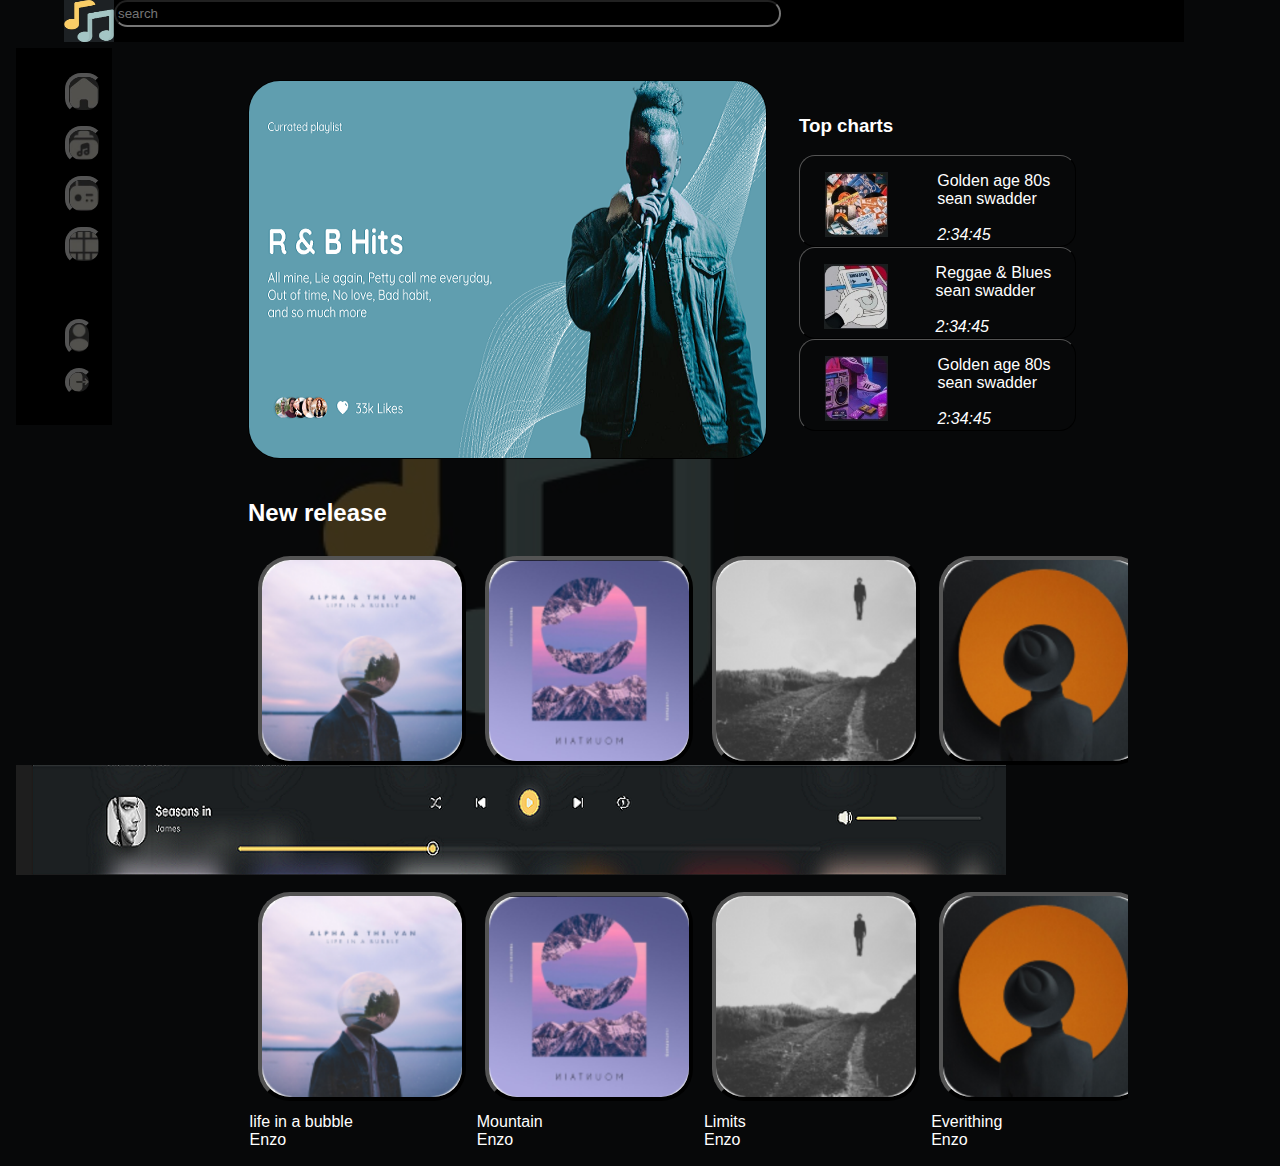
<file: index.html>
<!DOCTYPE html>
<html>
   <head>
     <meta charset="ut8">
     <meta name="viewport" content="width=device-width, initial-scale=1, maximum-scale=1"/>
      <title>
       MUSIC PAGE
      </title>
    <link rel="stylesheet" href="css/home.css">
     <link rel="stylesheet" media="screen and (max-width: 40em)" href="css/1column-styles.css" />  
   </head>
 <body>
    
      <div id="gridlayout">
         <header class="header">
          <!-- MUSIC IMG goes here-->
          <img class="imgheader" src="css/images/musi icon.png" alt="imgicon"> 
          <input class="input" type="search", placeholder="search">
         
         </header>
        <!--header ends here-->

       <!--navigation-->
       <div>
           <nav>
             <ul id="aside">
                 <li> <img class="navimg1" src="css/images/home.JPG" alt="home"></li>
                 <li><a href="page 3/my collections.html"><img class="navimg2" src="css/images/collection.JPG" alt="collection"></li></a> 
                 <li>  <img class="navimg3" src="css/images/playlist.JPG" alt="playlist"></li>
                 <li>  <img class="navimg4" src="css/images/music videos.JPG" alt="music video"></li>
              </ul>
            
            
              <ul id="aside">
                 <li>  <img class="navimg5" src="css/images/profile.JPG" alt="profile"></li>
                 <li>  <img class="navimg6" src="css/images/logout.JPG" alt="music video"></li>
              </ul>
            </nav>
        </div>
        <!--navigation ends here-->
        
        <!--main starts-->
        <main>
         <!--section-->
        <section>
          <article id="article1">
             <div class="article1">
             <p>
               <picture>
                
                <img class="rbimg" src="css/images/r&b.PNG" alt="r&b">
               </picture>
             </p>
               <!--R&B img in here--> 
             </div>
          </article>
  
          <!--top chart article-->
          
            
            <article id="topchart">
                <h3><p>Top charts</p></h3>       
               <div class="tc1">
                <!--insert img-->
                <p><img id="tc1" src="css/images/IMG_E2636.JPG" alt="TC img"></p>
                <p>Golden age 80s<br>
                  sean swadder<br><br>
                <span>2:34:45</span></p> 
              </div>   
            
            
              <div class="tc2">
                 <!--insert img-->
                 <p> <img id="tc2" src="css/images/IMG_E2645.JPG" alt="tc img2"></p>
                 <p>Reggae & Blues<br>
                 sean swadder<br><br>
                 <span>2:34:45</span></p> 
              </div>    
            

             <div class="tc3">
                 <p><a href="page 2/tomorrows tunes.html"><img id="tc3" src="css/images/IMG_E2646.JPG" alt="tc img3"></a></p>
                 <!--insert img-->
               
                 <p>Golden age 80s<br>
                 sean swadder<br><br>
                 <span>2:34:45</span></p>      
              </div>
            </article>
            <!--top chart article ends here-->
         </section>
         <!--section ends here-->

           <!--New Release article-->
           <!--New release-->
           <article id="newrelease">
                <p><h2>New release</h2></p>
                <div class="newrelease">
                    <p id="text1" ><img class="main" src="css/images/new release1.PNG" alt="release1">
                      life in a bubble <br> Enzo
                    </p>
                    <p id="text1" > <img class="main" src="css/images/new release2.PNG" alt="release1">
                       Mountain <br> Enzo
                    </p>
                    <p id="text1" > <img class="main" src="css/images/new release3.PNG" alt="release1">
                       Limits <br> Enzo
                    </p>
                    <p id="text1"> <img class="main" src="css/images/new release4.PNG" alt="release1">
                       Everithing <br> Enzo
                    </p>
                    <p id="text1"> <img class="main" src="css/images/new release5.PNG" alt="release1">
                       Cancelled <br> Enzo
                   </p>
                    <p id="text1"> <img class="main" src="css/images/new release6.PNG" alt="release1">
                       Normal <br> Enzo
                    </p>
                    <p id="text1"> <img class="main" src="css/images/new release1.PNG" alt="release1">
                       Normal <br> Enzo
                    </p>
                </div>
                <!--New Release ends-->


                <!--Popular in your area-->
                <p><h2>Popular in your area</h2></p>
                <div class="newrelease">
                  <p id="text1" ><img class="main" src="css/images/new release1.PNG" alt="release1">
                    life in a bubble <br> Enzo
                  </p>
                  <p id="text1" > <img class="main" src="css/images/new release2.PNG" alt="release1">
                     Mountain <br> Enzo
                  </p>
                  <p id="text1" > <img class="main" src="css/images/new release3.PNG" alt="release1">
                     Limits <br> Enzo
                  </p>
                  <p id="text1"> <img class="main" src="css/images/new release4.PNG" alt="release1">
                     Everithing <br> Enzo
                  </p>
                  <p id="text1"> <img class="main" src="css/images/new release5.PNG" alt="release1">
                     Cancelled <br> Enzo
                 </p>
                  <p id="text1"> <img class="main" src="css/images/new release6.PNG" alt="release1">
                     Normal <br> Enzo
                  </p>
                  <p id="text1"> <img class="main" src="css/images/new release1.PNG" alt="release1">
                     Normal <br> Enzo
                  </p>
                </div>
                <!--popular in your area ends here-->
               </article>
               <!--New Release article-->
               </main>
               <!--main starts-->

               <!--played song-->
              <article class="played">
                 <img src="css/images/played music.PNG" alt="playedmusic">
             </article>         
        </div>
   </body>
</html>
</file>
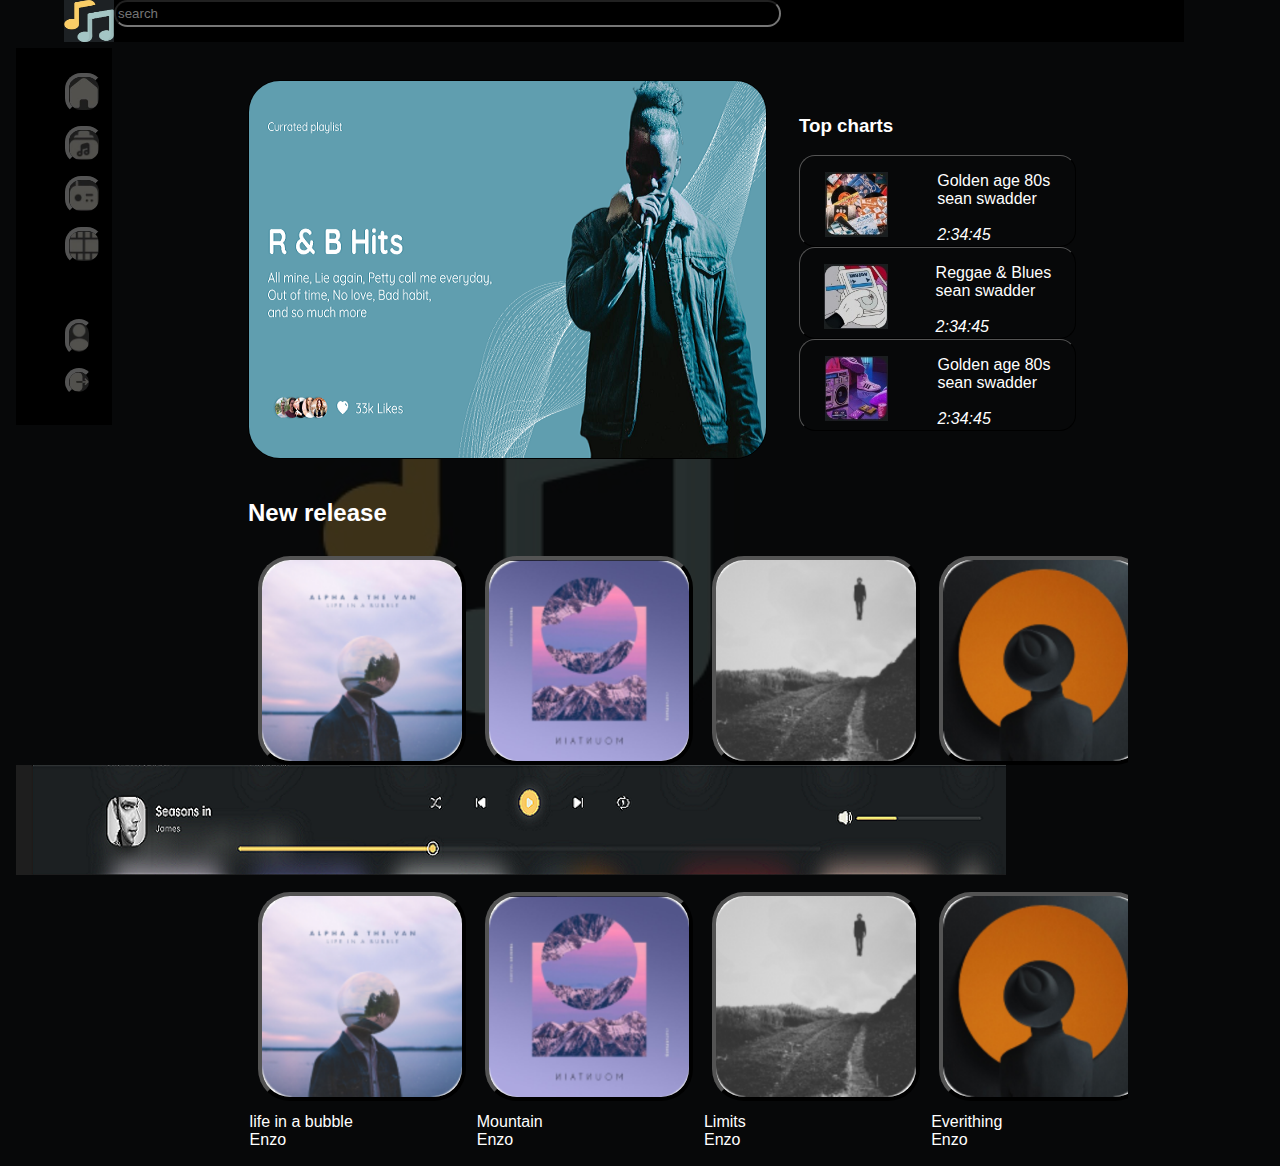
<file: index.html.html>
<!DOCTYPE html>
<html>
   <head>
     <meta charset="ut8">
     <meta name="viewport" content="width=device-width, initial-scale=1, maximum-scale=1"/>
      <title>
       MUSIC PAGE
      </title>
    <link rel="stylesheet" href="css/home.css">
     <link rel="stylesheet" media="screen and (max-width: 40em)" href="css/1column-styles.css" />  
   </head>
 <body>
    
      <div id="gridlayout">
         <header class="header">
          <!-- MUSIC IMG goes here-->
          <img class="imgheader" src="css/images/musi icon.png" alt="imgicon"> 
          <input class="input" type="search", placeholder="search">
         
         </header>
        <!--header ends here-->

       <!--navigation-->
       <div>
           <nav>
             <ul id="aside">
                 <li> <img class="navimg1" src="css/images/home.JPG" alt="home"></li>
                 <li><a href="page 3/my collections.html"><img class="navimg2" src="css/images/collection.JPG" alt="collection"></li></a> 
                 <li>  <img class="navimg3" src="css/images/playlist.JPG" alt="playlist"></li>
                 <li>  <img class="navimg4" src="css/images/music videos.JPG" alt="music video"></li>
              </ul>
            
            
              <ul id="aside">
                 <li>  <img class="navimg5" src="css/images/profile.JPG" alt="profile"></li>
                 <li>  <img class="navimg6" src="css/images/logout.JPG" alt="music video"></li>
              </ul>
            </nav>
        </div>
        <!--navigation ends here-->
        
        <!--main starts-->
        <main>
         <!--section-->
        <section>
          <article id="article1">
             <div class="article1">
             <p>
               <picture>
                
                <img class="rbimg" src="css/images/r&b.PNG" alt="r&b">
               </picture>
             </p>
               <!--R&B img in here--> 
             </div>
          </article>
  
          <!--top chart article-->
          
            
            <article id="topchart">
                <h3><p>Top charts</p></h3>       
               <div class="tc1">
                <!--insert img-->
                <p><img id="tc1" src="css/images/IMG_E2636.JPG" alt="TC img"></p>
                <p>Golden age 80s<br>
                  sean swadder<br><br>
                <span>2:34:45</span></p> 
              </div>   
            
            
              <div class="tc2">
                 <!--insert img-->
                 <p> <img id="tc2" src="css/images/IMG_E2645.JPG" alt="tc img2"></p>
                 <p>Reggae & Blues<br>
                 sean swadder<br><br>
                 <span>2:34:45</span></p> 
              </div>    
            

             <div class="tc3">
                 <p><a href="page 2/tomorrows tunes.html"><img id="tc3" src="css/images/IMG_E2646.JPG" alt="tc img3"></a></p>
                 <!--insert img-->
               
                 <p>Golden age 80s<br>
                 sean swadder<br><br>
                 <span>2:34:45</span></p>      
              </div>
            </article>
            <!--top chart article ends here-->
         </section>
         <!--section ends here-->

           <!--New Release article-->
           <!--New release-->
           <article id="newrelease">
                <p><h2>New release</h2></p>
                <div class="newrelease">
                    <p id="text1" ><img class="main" src="css/images/new release1.PNG" alt="release1">
                      life in a bubble <br> Enzo
                    </p>
                    <p id="text1" > <img class="main" src="css/images/new release2.PNG" alt="release1">
                       Mountain <br> Enzo
                    </p>
                    <p id="text1" > <img class="main" src="css/images/new release3.PNG" alt="release1">
                       Limits <br> Enzo
                    </p>
                    <p id="text1"> <img class="main" src="css/images/new release4.PNG" alt="release1">
                       Everithing <br> Enzo
                    </p>
                    <p id="text1"> <img class="main" src="css/images/new release5.PNG" alt="release1">
                       Cancelled <br> Enzo
                   </p>
                    <p id="text1"> <img class="main" src="css/images/new release6.PNG" alt="release1">
                       Normal <br> Enzo
                    </p>
                    <p id="text1"> <img class="main" src="css/images/new release1.PNG" alt="release1">
                       Normal <br> Enzo
                    </p>
                </div>
                <!--New Release ends-->


                <!--Popular in your area-->
                <p><h2>Popular in your area</h2></p>
                <div class="newrelease">
                  <p id="text1" ><img class="main" src="css/images/new release1.PNG" alt="release1">
                    life in a bubble <br> Enzo
                  </p>
                  <p id="text1" > <img class="main" src="css/images/new release2.PNG" alt="release1">
                     Mountain <br> Enzo
                  </p>
                  <p id="text1" > <img class="main" src="css/images/new release3.PNG" alt="release1">
                     Limits <br> Enzo
                  </p>
                  <p id="text1"> <img class="main" src="css/images/new release4.PNG" alt="release1">
                     Everithing <br> Enzo
                  </p>
                  <p id="text1"> <img class="main" src="css/images/new release5.PNG" alt="release1">
                     Cancelled <br> Enzo
                 </p>
                  <p id="text1"> <img class="main" src="css/images/new release6.PNG" alt="release1">
                     Normal <br> Enzo
                  </p>
                  <p id="text1"> <img class="main" src="css/images/new release1.PNG" alt="release1">
                     Normal <br> Enzo
                  </p>
                </div>
                <!--popular in your area ends here-->
               </article>
               <!--New Release article-->
               </main>
               <!--main starts-->

               <!--played song-->
              <article class="played">
                 <img src="css/images/played music.PNG" alt="playedmusic">
             </article>         
        </div>
   </body>
</html>
</file>
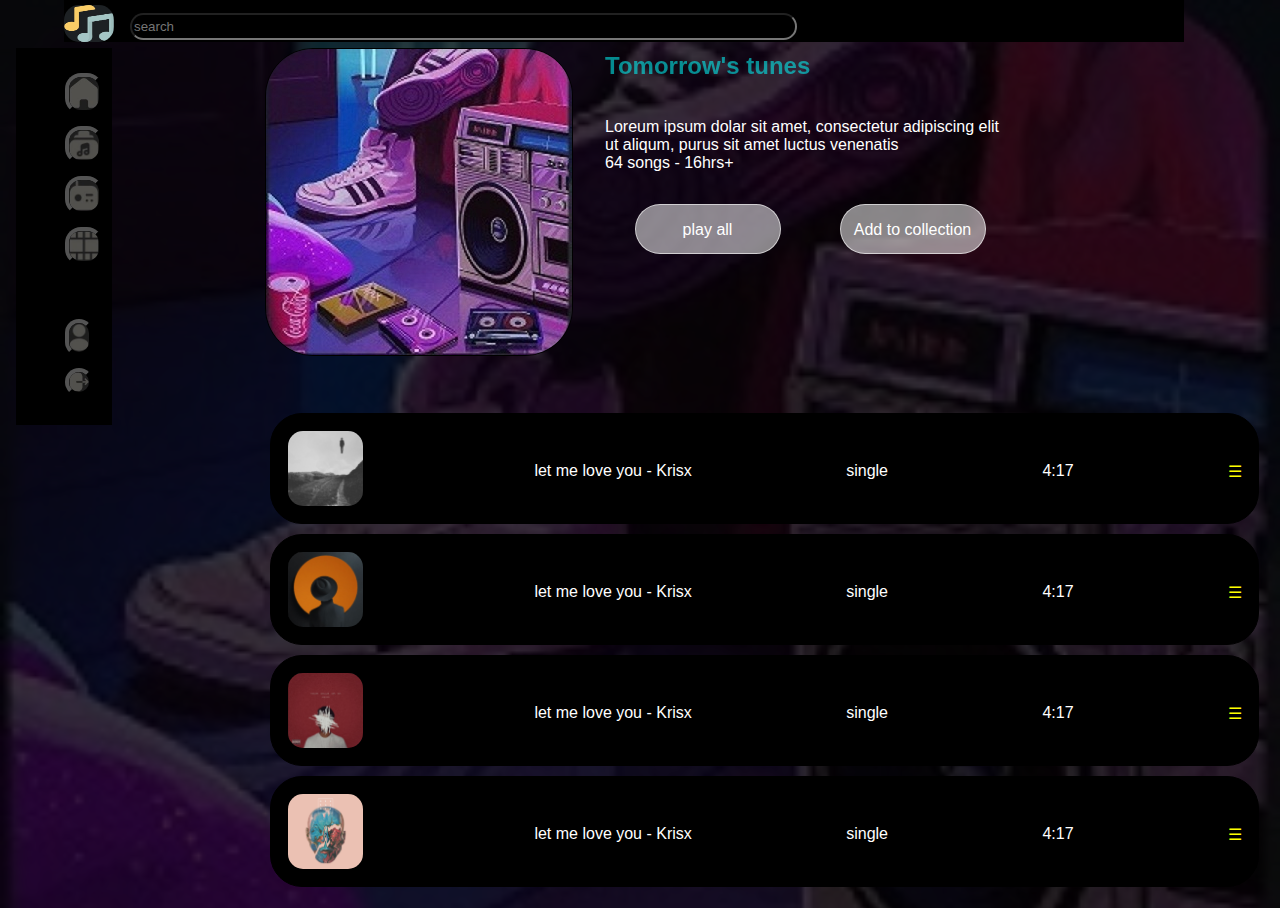
<file: page 2/tomorrows tunes.html>
<!DOCTYPE html>
<html>
  <head>
    <meta charset="ut8">
    <meta name="viewport" content="width=device-width, initial-scale=1,minimum-scale=1">
    <title>
      tomorrow's tunes
    </title>
    <link rel="stylesheet" href="style sheets/tomorrow's tune.css">
  </head>
  <body>
    
    <div id="gridlayout">
      <header class="header">
        <!-- MUSIC IMG goes here-->
        <img class="imgheader" src="style sheets/images/musi icon.png" alt="imgicon"> 
        <input class="input" type="search", placeholder="search">
         
      </header>
      <!--header ends here-->

      <!--navigation starts here-->
      <nav>
        <ul id="aside">
          <li><a href="../index.html"><img class="navimg1" src="style sheets/images/home.JPG" alt="home"></a></li>
          <li><a href="../page 3/my collections.html"> <img class="navimg2" src="style sheets/images/collection.JPG" alt="collection"></li></a>
          <li>  <img class="navimg3" src="style sheets/images/playlist.JPG" alt="playlist"></li>
          <li>  <img class="navimg4" src="style sheets/images/music videos.JPG" alt="music video"></li>
        </ul>
            
        <ul id="aside">
          <li>  <img class="navimg5" src="style sheets/images/profile.JPG" alt="profile"></li>
          <li>  <img class="navimg6" src="style sheets/images/logout.JPG" alt="logout"></li>
        </ul>
      </nav>
      <!--navigation ends here-->

      <!--section1 starts here-->
      <section id="section1">
        <article id="article1">
          <p>
           <img class="tomorrowsimg" src="style sheets/images/tomorrow tunes.JPG" alt="tomorrows tune">
          </p>
        </article>

        <article id="article2">
          <p>
           <h2>Tomorrow's tunes</h2><br>
           Loreum ipsum dolar sit amet, consectetur adipiscing elit ut aliqum, purus sit amet luctus venenatis
           <br>
           <span>64 songs - 16hrs+</span>
          </p>
          <div class="playall">
            <p id="playall">play all</p>
            <p id="addtocollection">Add to collection</p>
          </div>
        </article>

      </section>
      <!--section1 ends here-->
      

      <!--section2 starts here-->
      <section class="section2">
        <main>
         <img id="tunes1" src="style sheets/images/morrow tunes1 (1).PNG" alt=""> 
         <p class="tune1">let me love you - Krisx</p>
         <p class="tune1">single</p>
         <span>4:17</span>
         <label id="label1">&#9776;</label>
        </main>

        <main>
          <img id="tunes1" src="style sheets/images/morrow tunes1 (2).PNG " alt=""> 
          <p class="tune1">let me love you - Krisx</p>
          <p class="tune1">single</p>
          <span>4:17</span>
          <label id="label1">&#9776;</label>
        </main>

        <main>
          <img id="tunes1" src="style sheets/images/morrow tunes1 (3).PNG" alt=""> 
          <p class="tune1">let me love you - Krisx</p>
          <p class="tune1">single</p>
          <span>4:17</span>
          <label id="label1">&#9776;</label>
        </main>

        <main>
          <img id="tunes1" src="style sheets/images/morrow tunes1 (4).PNG " alt=""> 
          <p class="tune1">let me love you - Krisx</p>
          <p class="tune1">single</p>
          <span>4:17</span>
          <label id="label1">&#9776;</label>
        </main>
      </section>
      <!--section2 ends here-->
    </div>
  </body>
</html>
</file>
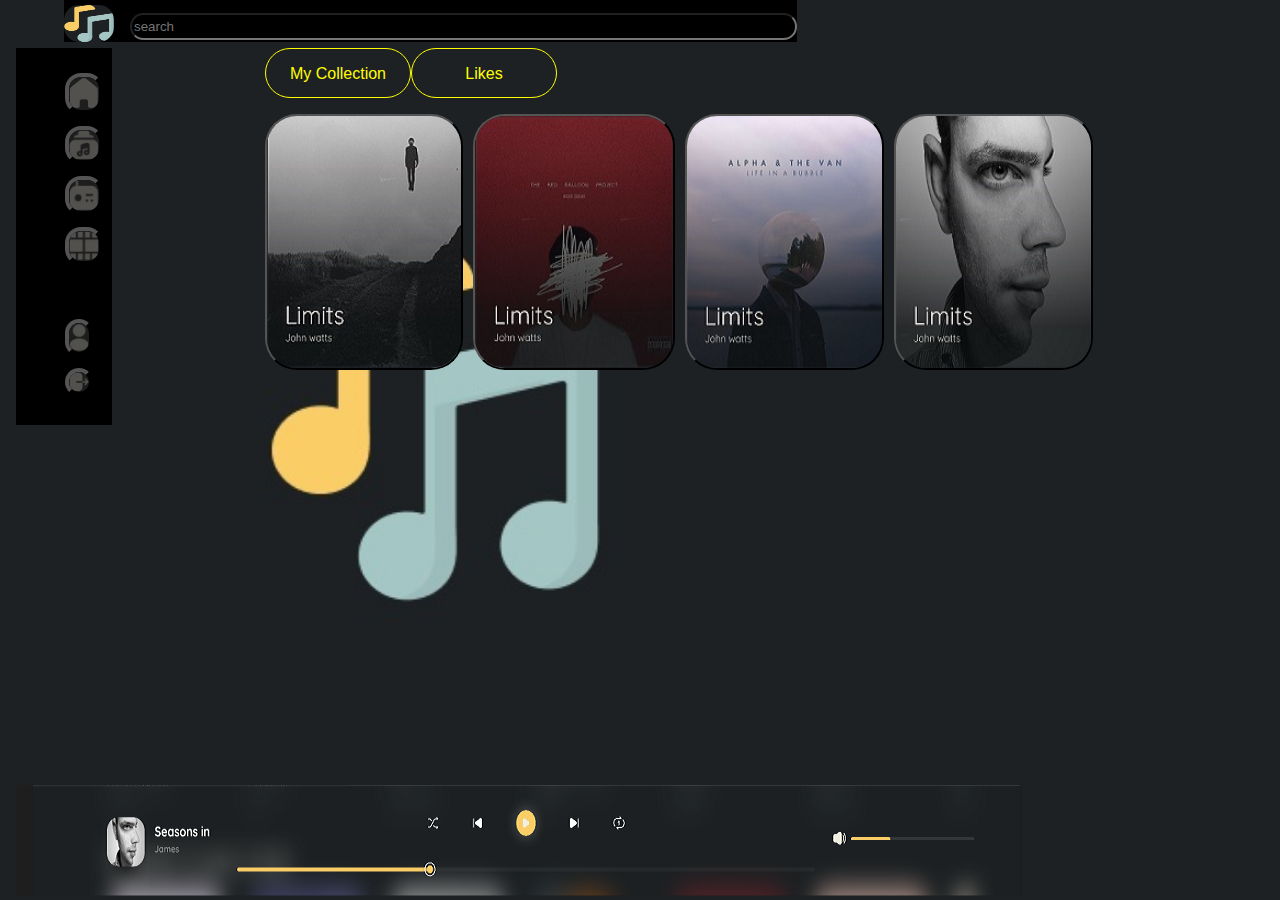
<file: page 3/my collections.html>
<!DOCTYPE html>
<html>
    <head>
       <meta charset="ut8">
       <meta name="viewport" content="width=device-width, initial-scale=1,maximum-scale=1">
        <title>
            My Collections
        </title>
        <link rel="stylesheet" href="styles/my collections.css">
    </head>
    <body>
        <div id="gridlayout">
            <header class="header">
                <!-- MUSIC IMG goes here-->
                <img class="imgheader" src="styles/images/musi icon.png" alt="imgicon"> 
                <input class="input" type="search", placeholder="search">
                 
            </header>
            <!--header ends here-->
        
            <!--navigation starts here-->
            <nav>
                <ul id="aside">
                  <li><a href="../index.html"><img class="navimg1" src="styles/images/home.JPG" alt="home"></a></li>
                    <li> <a href="../page 3/my collections.html"><img class="navimg2" src="styles/images/collection.JPG" alt="collection"></li></a>
                    <li>  <img class="navimg3" src="styles/images/playlist.JPG" alt="playlist"></li>
                    <li>  <img class="navimg4" src="styles/images/music videos.JPG" alt="music video"></li>
                </ul>
                    
                <ul id="aside">
                  <li>  <img class="navimg5" src="styles/images/profile.JPG" alt="profile"></li>
                  <li>  <img class="navimg6" src="styles/images/logout.JPG" alt="logout"></li>
                </ul>
            </nav>
            <!--navigation ends here-->

            <!--section starts here-->
            <section id="section1">
                <article class="article1">
                    <p id="collection">My Collection</p>
                    <p id="likes">Likes</p>
                </article>


                <article class="section1">
                    <img id="imgarticle" src="styles/images/collection1 (1).JPG" alt="collection1"> 
                    <img id="imgarticle" src="styles/images/collection1 (2).JPG" alt="collection2">
                    <img id="imgarticle" src="styles/images/collection1 (3).JPG" alt="collection3">
                    <img id="imgarticle" src="styles/images/collection1 (4).JPG" alt="collection4">
                </article>
            </section> 
            <!--section starts here-->
            
            <!--played song-->
            <article class="played">
                <img src="styles/images/played music.PNG" alt="playedmusic">
            </article>
        </div>
    </body>
</html>
</file>
<file: css/home.css>
body {
    background-color: rgba(0, 0, 0, 0.76);
    background-image: url(images/background.JPG);
    color: white;
    margin-top: auto;
    margin-left: 1em;
    margin-bottom: 1em;
    margin-right: 1em;
    background-size: cover;
    background-repeat: no-repeat;
    background-blend-mode: soft-light;
    font-family: 'Gill Sans', 'Gill Sans MT', Calibri, 'Trebuchet MS', sans-serif;
}
#gridlayout {
    display: grid;
    grid-template-rows:auto, 250px, 250px;
    grid-template-columns: 50px, 1fr;
    grid-template-areas: 
    "header header"
    "aside section"
    "aside newrelease";
}
span {
    font-style:italic ;
    font-weight: 1px;
}
.header {
    grid-row: 1 / 2;
    grid-column: 1 / 3;
    height: 2.6em;  
    display: flex;
    position: fixed;
    margin-left: 3em;
    background-color: black;
    width: 70em;     
}
.imgheader {
    width: 50px;
}
.input {
    height: 2em;
    width: 50em;
   background-color: black;
   border-radius: 1em;
   color: white;
}



nav { 
    grid-row: 1 / 4;
    grid-column: 1 / 2;
    display: flex;
    flex-direction: column;
    position: fixed;
    margin-top: 3em;
    background-color: black;
}
ul {
    border: 1px solid black;
    list-style-type: none;
    border-radius: 1em;
}
li {
    margin: .5em;    
}
.navimg1 {
    width: 30px;
    border-radius: 1em;
    border: 4px outset black;
    transition: border-color 0.5s;
}
.navimg1:hover, .navimg1:focus {
    border-color: yellow;
    transform: scale(1.15);
}  
.navimg2 {
    width: 30px;
    border-radius: 1em;
    border: 4px outset black;
    transition: border-color 0.5s;
}
.navimg2:hover, .navimg2:focus {
    border-color: yellow;
    transform: scale(1.15);
}
.navimg3 {
    width: 30px;
    border-radius: 1em;
    border: 4px outset black;
    transition: border-color 0.5s;
}
.navimg3:hover, .navimg3:focus {
    border-color: yellow;
    transform: scale(1.15);
}
.navimg4 {
    width: 30px;
    border-radius: 1em;
    border: 4px outset black;
    transition: border-color 0.5s;
}
.navimg4:hover, .navimg4:focus {
    border-color: yellow;
    transform: scale(1.15);
}
.navimg5 {
    width: 20px;
    border-radius: 1em;
    border: 4px outset black;
    transition: border-color 0.5s;
}
.navimg5:hover, .navimg5:focus {
    border-color: yellow;
    transform: scale(1.15);
}
.navimg6 {
    width: 20px;
    border-radius: 1em;
    border: 4px outset black;
    transition: border-color 0.5s;
}
.navimg6:hover, .navimg6:focus {
    border-color: yellow;
    transform: scale(1.15);
}

section {
    display: flex;
    grid-row: 2 / 3;
    grid-column: 2 / 3;
}

.rbimg {
    max-width: 100%;
    border: 1px solid black;
    border-radius: 2em;
}

#topchart {
    margin: 2em;
}

.tc1 {
    border-radius: 1em;
    display: flex;
   justify-content: space-around;
    width: 275px;
    height: 90px;
    border: 1px outset black;
    transition: border-color 0.5s;
}
.tc1:hover, .tc1:focus {
    border-color: yellow;
    transform: scale(1.12);
}
img#tc1 {
    width: auto;
    height: 65px;
}
.tc2 {
    border: 1px outset black;
    border-radius: 1em;
    display: flex;
   justify-content: space-around;
    width: 275px;
    height: 90px;
    transition: border-color 0.5s;    
}
.tc2:hover, .tc2:focus {
    border-color: yellow;
    transform: scale(1.12);
}
img#tc2 {
    width: auto;
    height: 65px;
}
.tc3 {
    border: 1px outset black ;
    border-radius: 1em;
    display: flex;
   justify-content: space-around;
    width: 275x;
    height: 90px;
    transition: border-color 0.5s;
}
.tc3:hover, .tc3:focus {
    border-color: yellow;
    transform: scale(1.12);
}
.tc3:active {
    background-color: yellow;
}
img#tc3 {
    width: auto;
    height: 65px;
}

#newrelease {
    grid-row: 3 / 4;
    grid-column: 2 / 3;
    
}
div.newrelease { 
    overflow: scroll;
    overflow-y: hidden;
    display: flex;
    width: 55em;
}
img.main {
    width: 200px;
    margin: .5em;
    border: 4px outset black;
    border-radius: 2em;
    transition: border-color 0.5s;
}
img.main:hover, img.main:focus
 {
     border-color: yellow; 
     transform: scale(1.12);
}
#text1 {
     margin: .1em;    
}

.pimg {
    width: 55em;
}
main {
    margin-left: 6em;
    margin-top: 4em;

}

.played {
    position: fixed;
    top: 85%;
    object-position: bottom;
    max-width: 100%;
}
</file>
<file: css/1column-styles.css>
body {
    background-image: url(images/background.JPG);
    color: white;
    background-size: cover;
    background-repeat: no-repeat;
    background-blend-mode: soft-light;
    min-width: 40em;
}
#gridlayout {
    display: grid;
    grid-template-rows: 100px, 450px, 200px;
    grid-template-columns: 1fr;
    grid-template-areas: 
    "header"
    "section1"
    "section2"
    "newrelease";
}

.header {
    grid-row: 1 / 2;
    grid-column: 1 / 2;
    height: 2.6em;  
    display: flex;
    position: fixed;
    margin-left: 3em;
    background-color: red;
    max-width: 40em;
}

nav { 
    grid-row: 1 / 4;
    grid-column: 1 / 2;
    display: flex;
    flex-direction: column;
    position: fixed;
    margin-top: 3em;
    background-color: black;
}
ul {
    border: 1px solid black;
    list-style-type: none;
    border-radius: 1em;
}
li {
    margin: .5em;    
}

.navimg1 {
    width: 30px;
    border-radius: 1em;
    border: 4px outset black;
    transition: border-color 0.5s;
}
.navimg1:hover, .navimg1:focus {
    border-color: yellow;
    transform: scale(1.15);
}  
.navimg2 {
    width: 30px;
    border-radius: 1em;
    border: 4px outset black;
    transition: border-color 0.5s;
}
.navimg2:hover, .navimg2:focus {
    border-color: yellow;
    transform: scale(1.15);
}
.navimg3 {
    width: 30px;
    border-radius: 1em;
    border: 4px outset black;
    transition: border-color 0.5s;
}
.navimg3:hover, .navimg3:focus {
    border-color: yellow;
    transform: scale(1.15);
}
.navimg4 {
    width: 30px;
    border-radius: 1em;
    border: 4px outset black;
    transition: border-color 0.5s;
}
.navimg4:hover, .navimg4:focus {
    border-color: yellow;
    transform: scale(1.15);
}
.navimg5 {
    width: 20px;
    border-radius: 1em;
    border: 4px outset black;
    transition: border-color 0.5s;
}
.navimg5:hover, .navimg5:focus {
    border-color: yellow;
    transform: scale(1.15);
}
.navimg6 {
    width: 20px;
    border-radius: 1em;
    border: 4px outset black;
    transition: border-color 0.5s;
}
.navimg6:hover, .navimg6:focus {
    border-color: yellow;
    transform: scale(1.15);
}


section {
    display: flex;
    grid-row: 2 / 3;
    grid-column: 1 / 2;
    justify-content: space-around;
    flex-wrap: wrap;
    border: 1px solid red;
    max-width: 30em;
}

article#topchart {
    display: flex;
    width: 30em;
    height: 10em;
    overflow: scroll;
}
.tc1 {
    border-radius: 1em;
    display: flex;
    flex-direction: column;
    
    width: 200px;
    margin: .5em;
    
    border: 1px outset black;
    
    transition: border-color 0.5s;
    margin-bottom: 2em;
}
.tc1:hover, .tc1:focus {
    border-color: yellow;
    transform: scale(1.12);
}
img#tc1 {
   width: 10em;
   margin-top: 2em;
   height: 400px;
}
.tc2 {
    border: 1px outset black;
    border-radius: 1em;
    display: flex;
    flex-direction: column;
   justify-content: space-around;
    width: 275px;
    height: 90px;
    transition: border-color 0.5s;    
}
.tc2:hover, .tc2:focus {
    border-color: yellow;
    transform: scale(1.12);
}
img#tc2 {
    width: 10em;
    height: 65px;
}
.tc3 {
    border: 1px outset black ;
    border-radius: 1em;
    display: flex;
    flex-direction: column;
   justify-content: space-around;
    width: 275x;
    height: 90px;
    transition: border-color 0.5s;
}
.tc3:hover, .tc3:focus {
    border-color: yellow;
    transform: scale(1.12);
}
.tc3:active {
    background-color: yellow;
}
img#tc3 {
    width: auto;
    height: 65px;
}

#newrelease {
    grid-row: 3 / 4;
    grid-column: 1 / 4;
    
}

.rbimg {
    max-width: 100%;
    border: 1px solid black;
    border-radius: 2em;
}

div.newrelease {
    
    overflow: scroll;
    overflow-y: hidden;
    display: flex;
    width: 30em;
}
</file>
<file: page 3/styles/my collections.css>
body {
    background-color: black;
    background-image: url(images/background.JPG);
    color: white;
    margin-top: auto;
    margin-left: 1em;
    margin-bottom: 1em;
    margin-right: 1em;
    background-size: cover;
    background-repeat: no-repeat;
    font-family: 'Gill Sans', 'Gill Sans MT', Calibri, 'Trebuchet MS', sans-serif;
}

#gridlayout {
    display: grid;
    grid-template-rows:auto, 250px, 250px;
    grid-template-columns: auto, 1fr;
    grid-template-areas: 
    "header header"
    "nav section"
    "nav newrelease";
}

.header {
    grid-row: 1 / 2;
    grid-column: 1 / 4;
    height: 2.6em;  
    display: flex;
    position: fixed;
    margin-left: 3em;
    background-color: black;
     
}
.imgheader {
    width: 50px;
    margin-top: 5px;
    margin-right: 1em;
    border-radius: 15px;
}
.input {
    margin-top: 1em;
    height: 2em;
    width: 50em;
    background-color: black;
    border-radius: 1em;
    color: white;
}

nav { 
    grid-row: 1 / 4;
    grid-column: 1 / 2;
    display: flex;
    flex-direction: column;
    position: fixed;
    margin-top: 3em;
    background-color: black;
}
ul {
    border: 1px solid black;
    list-style-type: none;
    border-radius: 1em;
}
li {
    margin: .5em;    
}
.navimg1 {
    width: 30px;
    border-radius: 1em;
    border: 4px outset black;
    transition: border-color 0.5s;
}
.navimg1:hover, .navimg1:focus {
    border-color: yellow;
    transform: scale(1.15);
}  
.navimg2 {
    width: 30px;
    border-radius: 1em;
    border: 4px outset black;
    transition: border-color 0.5s;
}
.navimg2:hover, .navimg2:focus {
    border-color: yellow;
    transform: scale(1.15);
}
.navimg3 {
    width: 30px;
    border-radius: 1em;
    border: 4px outset black;
    transition: border-color 0.5s;
}
.navimg3:hover, .navimg3:focus {
    border-color: yellow;
    transform: scale(1.15);
}
.navimg4 {
    width: 30px;
    border-radius: 1em;
    border: 4px outset black;
    transition: border-color 0.5s;
}
.navimg4:hover, .navimg4:focus {
    border-color: yellow;
    transform: scale(1.15);
}
.navimg5 {
    width: 20px;
    border-radius: 1em;
    border: 4px outset black;
    transition: border-color 0.5s;
}
.navimg5:hover, .navimg5:focus {
    border-color: yellow;
    transform: scale(1.15);
}
.navimg6 {
    width: 20px;
    border-radius: 1em;
    border: 4px outset black;
    transition: border-color 0.5s;
}
.navimg6:hover, .navimg6:focus {
    border-color: yellow;
    transform: scale(1.15);
}

#section1 {
    grid-row: 2 / 3;
    grid-column: 2 / 3;
    width: 750px;
    margin-top: 2em;
    margin-bottom: 2em;
}
.article1 {
    display: flex;
    margin-right: 1oem;
}
#collection, #likes {
    color: yellow;
    display: block;
    border: 1px solid yellow;
    width: 9em;
    text-align: center;
    height: 2em;
    padding-top: 1em;
    border-radius: 2em;
    transition: background-color color 0.5s;
}
#collection:hover, #collection:focus {
    background-color: yellow;
    color: black;
}
#likes:hover, #likes:focus {
    background-color: yellow;
    color: black;
} 

.section1 {
    display: flex;
}
#imgarticle {
    margin-right: 10px;
    border: 2px outset black;
    border-radius: 2em;
    transition: border-color 0.5s;
}
#imgarticle:hover, #imgarticle:focus {
    border-color: yellow;
    transform: scale(1.12);
}

.played {
    position: absolute;
    bottom: 0%;
}
</file>
